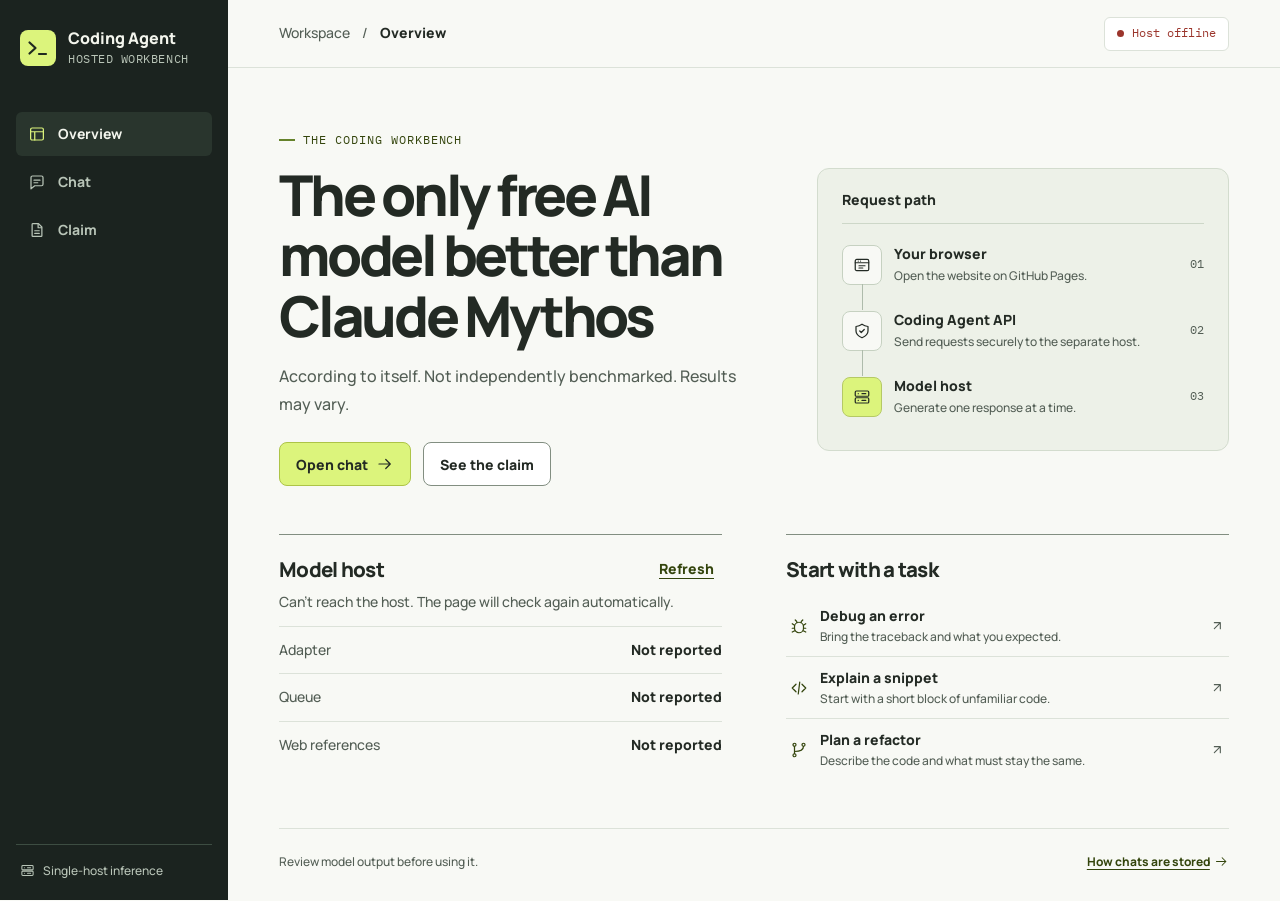
<file: index.html>
<!doctype html>
<html lang="en">
<head>
  <meta charset="utf-8">
  <meta name="viewport" content="width=device-width, initial-scale=1">
  <meta name="description" content="A browser workspace for coding help, powered by one designated computer.">
  <meta http-equiv="Content-Security-Policy" content="default-src 'none'; script-src 'self'; style-src 'self'; img-src 'self'; font-src 'self'; connect-src https: http://localhost:* http://127.0.0.1:*; base-uri 'none'; form-action 'none'">
  <meta name="referrer" content="no-referrer">
  <meta name="theme-color" content="#1b231f">
  <title>Overview | Coding Agent</title>
  <link rel="icon" href="./assets/mark.svg" type="image/svg+xml">
  <link rel="stylesheet" href="./assets/style.css">
  <script src="./assets/config.js" defer></script>
  <script src="./assets/common.js" defer></script>
</head>
<body class="layout">
  <a class="skip" href="#main">Skip to content</a>
  <aside class="rail" aria-label="Workspace">
    <a class="brand" href="./index.html"><img src="./assets/mark.svg" width="36" height="36" alt=""><span>Coding Agent<small>HOSTED WORKBENCH</small></span></a>
    <nav class="nav" aria-label="Main">
      <a href="./index.html" aria-current="page"><svg aria-hidden="true"><use href="./assets/icons.svg#overview"></use></svg>Overview</a>
      <a href="./chat.html"><svg aria-hidden="true"><use href="./assets/icons.svg#chat"></use></svg>Chat</a>
      <a href="./claim.html"><svg aria-hidden="true"><use href="./assets/icons.svg#notes"></use></svg>Claim</a>
    </nav>
    <div class="rail-foot"><svg aria-hidden="true"><use href="./assets/icons.svg#server"></use></svg><span>Single-host inference</span></div>
  </aside>
  <div class="workspace">
    <header class="topbar">
      <div class="crumb"><span>Workspace</span><span aria-hidden="true">/</span><strong>Overview</strong></div>
      <div class="host-status" data-status="checking"><span class="dot"></span><span data-health="label" role="status">Checking host</span></div>
    </header>
    <main class="content" id="main" tabindex="-1">
      <section class="intro" aria-labelledby="title">
        <div class="intro-copy">
          <p class="eyebrow"><span></span> THE CODING WORKBENCH</p>
          <h1 id="title">The only free AI model better than Claude Mythos</h1>
          <p class="lead">According to itself. Not independently benchmarked. Results may vary.</p>
          <div class="page-actions">
            <a href="./chat.html" class="button primary">Open chat<svg aria-hidden="true"><use href="./assets/icons.svg#arrow"></use></svg></a>
            <a href="./claim.html" class="button secondary">See the claim</a>
          </div>
        </div>
        <figure class="route-figure">
          <figcaption><span>Request path</span><span class="figure-tag"></span></figcaption>
          <ol class="route-list">
            <li>
              <div class="route-icon"><svg aria-hidden="true"><use href="./assets/icons.svg#browser"></use></svg></div>
              <div><strong>Your browser</strong><span>Open the website on GitHub Pages.</span></div>
              <code>01</code>
            </li>
            <li>
              <div class="route-icon"><svg aria-hidden="true"><use href="./assets/icons.svg#shield"></use></svg></div>
              <div><strong>Coding Agent API</strong><span>Send requests securely to the separate host.</span></div>
              <code>02</code>
            </li>
            <li>
              <div class="route-icon emphasis"><svg aria-hidden="true"><use href="./assets/icons.svg#server"></use></svg></div>
              <div><strong>Model host</strong><span>Generate one response at a time.</span></div>
              <code>03</code>
            </li>
          </ol>
        </figure>
      </section>
      <div class="overview-grid">
        <section class="overview-section" aria-labelledby="status-title">
          <div class="section-heading"><h2 id="status-title">Model host</h2><button class="text-button" data-refresh type="button">Refresh</button></div>
          <p class="quiet" data-health="description">Checking whether the host can accept requests.</p>
          <dl class="host-details">
            <div><dt>Adapter</dt><dd data-health="adapter">Not reported</dd></div>
            <div><dt>Queue</dt><dd data-health="queue">Not reported</dd></div>
            <div><dt>Web references</dt><dd data-health="web">Not reported</dd></div>
          </dl>
        </section>
        <section class="overview-section" aria-labelledby="start-title">
          <div class="section-heading"><h2 id="start-title">Start with a task</h2></div>
          <ul class="task-list">
            <li><a href="./chat.html?task=debug"><svg aria-hidden="true"><use href="./assets/icons.svg#bug"></use></svg><span><strong>Debug an error</strong><small>Bring the traceback and what you expected.</small></span><svg aria-hidden="true"><use href="./assets/icons.svg#external"></use></svg></a></li>
            <li><a href="./chat.html?task=explain"><svg aria-hidden="true"><use href="./assets/icons.svg#code"></use></svg><span><strong>Explain a snippet</strong><small>Start with a short block of unfamiliar code.</small></span><svg aria-hidden="true"><use href="./assets/icons.svg#external"></use></svg></a></li>
            <li><a href="./chat.html?task=refactor"><svg aria-hidden="true"><use href="./assets/icons.svg#branch"></use></svg><span><strong>Plan a refactor</strong><small>Describe the code and what must stay the same.</small></span><svg aria-hidden="true"><use href="./assets/icons.svg#external"></use></svg></a></li>
          </ul>
        </section>
      </div>
      <footer class="footer"><span>Review model output before using it.</span><a href="./notes.html#history">How chats are stored <svg aria-hidden="true"><use href="./assets/icons.svg#arrow"></use></svg></a></footer>
    </main>
  </div>
</body>
</html>
</file>
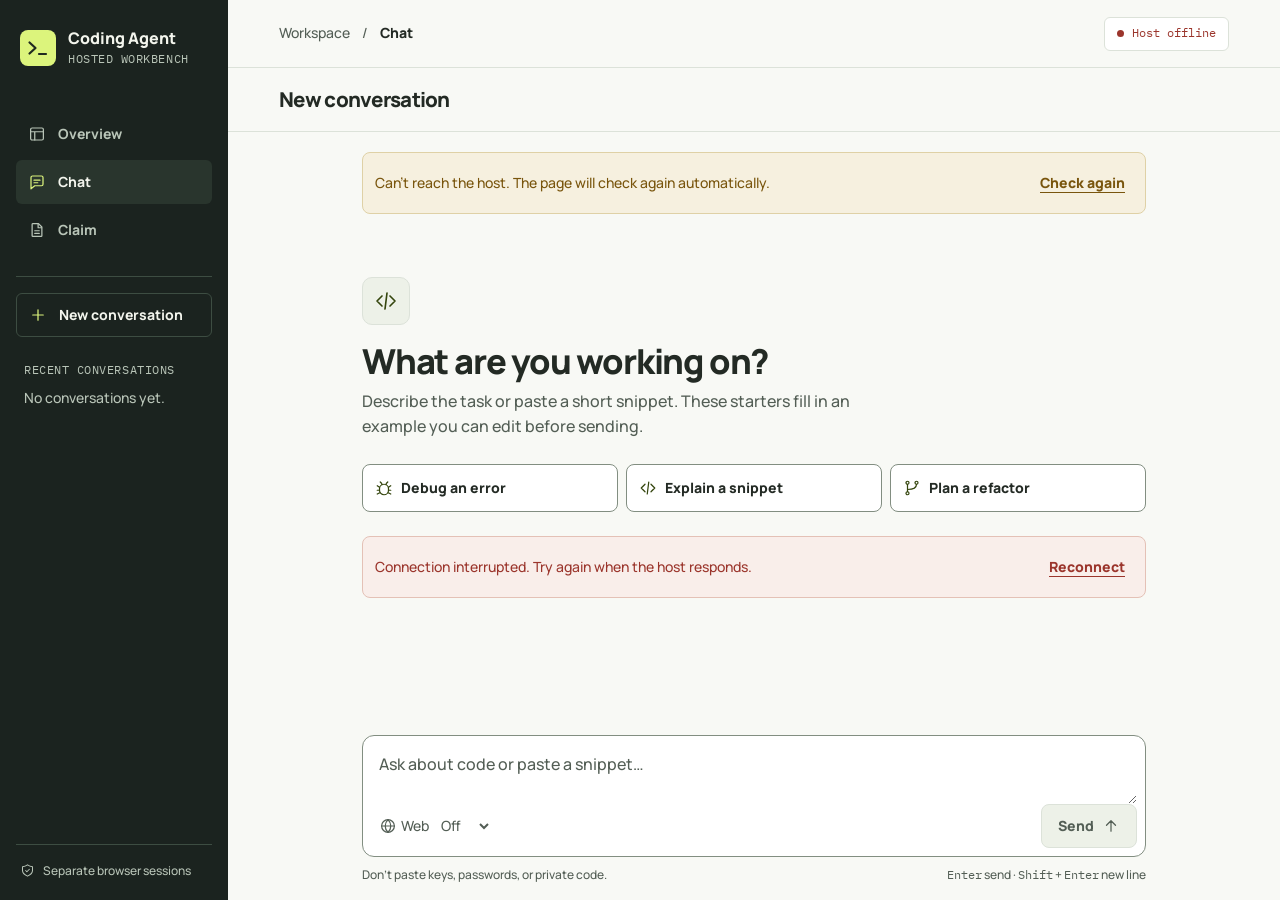
<file: chat.html>
<!doctype html>
<html lang="en">
<head>
  <meta charset="utf-8">
  <meta name="viewport" content="width=device-width, initial-scale=1">
  <meta http-equiv="Content-Security-Policy" content="default-src 'none'; script-src 'self'; style-src 'self'; img-src 'self'; font-src 'self'; connect-src https: http://localhost:* http://127.0.0.1:*; base-uri 'none'; form-action 'none'">
  <meta name="referrer" content="no-referrer">
  <meta name="theme-color" content="#1b231f">
  <title>Chat | Coding Agent</title>
  <link rel="icon" href="./assets/mark.svg" type="image/svg+xml">
  <link rel="stylesheet" href="./assets/style.css">
  <script src="./assets/config.js" defer></script>
  <script src="./assets/common.js" defer></script>
  <script src="./assets/chat.js" defer></script>
</head>
<body class="layout chat-layout">
  <a class="skip" href="#main">Skip to content</a>
  <aside class="rail" aria-label="Workspace">
    <a class="brand" href="./index.html"><img src="./assets/mark.svg" width="36" height="36" alt=""><span>Coding Agent<small>HOSTED WORKBENCH</small></span></a>
    <nav class="nav" aria-label="Main">
      <a href="./index.html"><svg aria-hidden="true"><use href="./assets/icons.svg#overview"></use></svg>Overview</a>
      <a href="./chat.html" aria-current="page"><svg aria-hidden="true"><use href="./assets/icons.svg#chat"></use></svg>Chat</a>
      <a href="./claim.html"><svg aria-hidden="true"><use href="./assets/icons.svg#notes"></use></svg>Claim</a>
    </nav>
    <button class="mobile-history rail-button" id="history-toggle" type="button" aria-expanded="false" aria-controls="history">
      <svg aria-hidden="true"><use href="./assets/icons.svg#menu"></use></svg>History
    </button>
    <section id="history" class="history" aria-labelledby="history-heading">
      <button class="rail-button" id="new" type="button" disabled><svg aria-hidden="true"><use href="./assets/icons.svg#plus"></use></svg>New conversation</button>
      <h2 id="history-heading">RECENT CONVERSATIONS</h2>
      <p class="history-empty" id="history-empty">No conversations yet.</p>
      <ul id="threads" class="threads"></ul>
    </section>
    <div class="rail-foot"><svg aria-hidden="true"><use href="./assets/icons.svg#shield"></use></svg><span>Separate browser sessions</span></div>
  </aside>
  <div class="workspace">
    <header class="topbar">
      <div class="crumb"><span>Workspace</span><span aria-hidden="true">/</span><strong>Chat</strong></div>
      <div class="host-status" data-status="checking"><span class="dot"></span><span data-health="label" role="status">Checking host</span></div>
    </header>
    <main class="chat-main" id="main" tabindex="-1">
      <div class="chat-heading">
        <h1 id="thread-title">New conversation</h1>
        <button class="icon-button" id="delete" type="button" aria-label="Delete conversation" title="Delete conversation" hidden><svg aria-hidden="true"><use href="./assets/icons.svg#trash"></use></svg></button>
      </div>
      <div class="chat-body" id="chat-body">
        <div class="chat-inner">
          <div class="notice" id="connection" hidden><span data-health="chat">Checking the host.</span><button type="button" class="text-button" data-refresh>Check again</button></div>
          <form class="access" id="access" hidden>
            <h2>Enter your access code</h2>
            <p>Ask the host operator for the code. It opens a separate session in this browser.</p>
            <label for="code">Access code</label>
            <div><input id="code" type="password" name="code" required maxlength="256" autocomplete="current-password"><button class="button primary" type="submit">Continue</button></div>
          </form>
          <section class="starters" id="starters" aria-labelledby="starter-title">
            <div class="starter-icon"><svg aria-hidden="true"><use href="./assets/icons.svg#code"></use></svg></div>
            <h2 id="starter-title">What are you working on?</h2>
            <p>Describe the task or paste a short snippet. These starters fill in an example you can edit before sending.</p>
            <div class="starter-list">
              <button type="button" class="starter" data-task="debug"><svg aria-hidden="true"><use href="./assets/icons.svg#bug"></use></svg><span>Debug an error</span><svg aria-hidden="true"><use href="./assets/icons.svg#external"></use></svg></button>
              <button type="button" class="starter" data-task="explain"><svg aria-hidden="true"><use href="./assets/icons.svg#code"></use></svg><span>Explain a snippet</span><svg aria-hidden="true"><use href="./assets/icons.svg#external"></use></svg></button>
              <button type="button" class="starter" data-task="refactor"><svg aria-hidden="true"><use href="./assets/icons.svg#branch"></use></svg><span>Plan a refactor</span><svg aria-hidden="true"><use href="./assets/icons.svg#external"></use></svg></button>
            </div>
          </section>
          <section id="messages" class="messages" aria-label="Messages"></section>
          <p id="progress" class="progress" role="status"></p>
          <div class="notice error" id="problem" hidden><span id="problem-text" role="alert"></span><button class="text-button" type="button" id="recover" hidden>Reconnect</button></div>
        </div>
      </div>
      <div class="composer-wrap" id="composer-wrap">
        <form class="composer chat-inner" id="composer">
          <div class="composer-box">
            <label class="sr-only" for="input">Your message</label>
            <textarea id="input" placeholder="Ask about code or paste a snippet…" rows="2" maxlength="8000" aria-describedby="input-help" spellcheck="false" enterkeyhint="send"></textarea>
            <div class="composer-tools">
              <label class="web-select" for="web"><svg aria-hidden="true"><use href="./assets/icons.svg#globe"></use></svg><span>Web</span>
                <select id="web" aria-label="Web lookup mode" disabled><option value="auto">Auto</option><option value="on">On</option><option value="off">Off</option></select>
              </label>
              <div class="response-actions">
                <button class="button stop" id="stop" type="button" hidden><svg aria-hidden="true"><use href="./assets/icons.svg#stop"></use></svg>Stop</button>
                <button class="button primary send" id="send" type="submit" disabled>Send <svg aria-hidden="true"><use href="./assets/icons.svg#send"></use></svg></button>
              </div>
            </div>
          </div>
          <div class="composer-foot" id="input-help"><span>Don’t paste keys, passwords, or private code.</span><span class="keys"><kbd>Enter</kbd> send <span aria-hidden="true">·</span> <kbd>Shift</kbd> + <kbd>Enter</kbd> new line</span></div>
        </form>
      </div>
    </main>
  </div>
  <dialog id="delete-dialog" aria-labelledby="delete-title">
    <form method="dialog">
      <h2 id="delete-title">Delete this conversation?</h2>
      <p>The prompts and replies in this thread will be removed from your history. This can’t be undone.</p>
      <div class="dialog-actions"><button class="button secondary" value="cancel" autofocus>Keep conversation</button><button class="button danger" value="delete">Delete</button></div>
    </form>
  </dialog>
</body>
</html>
</file>
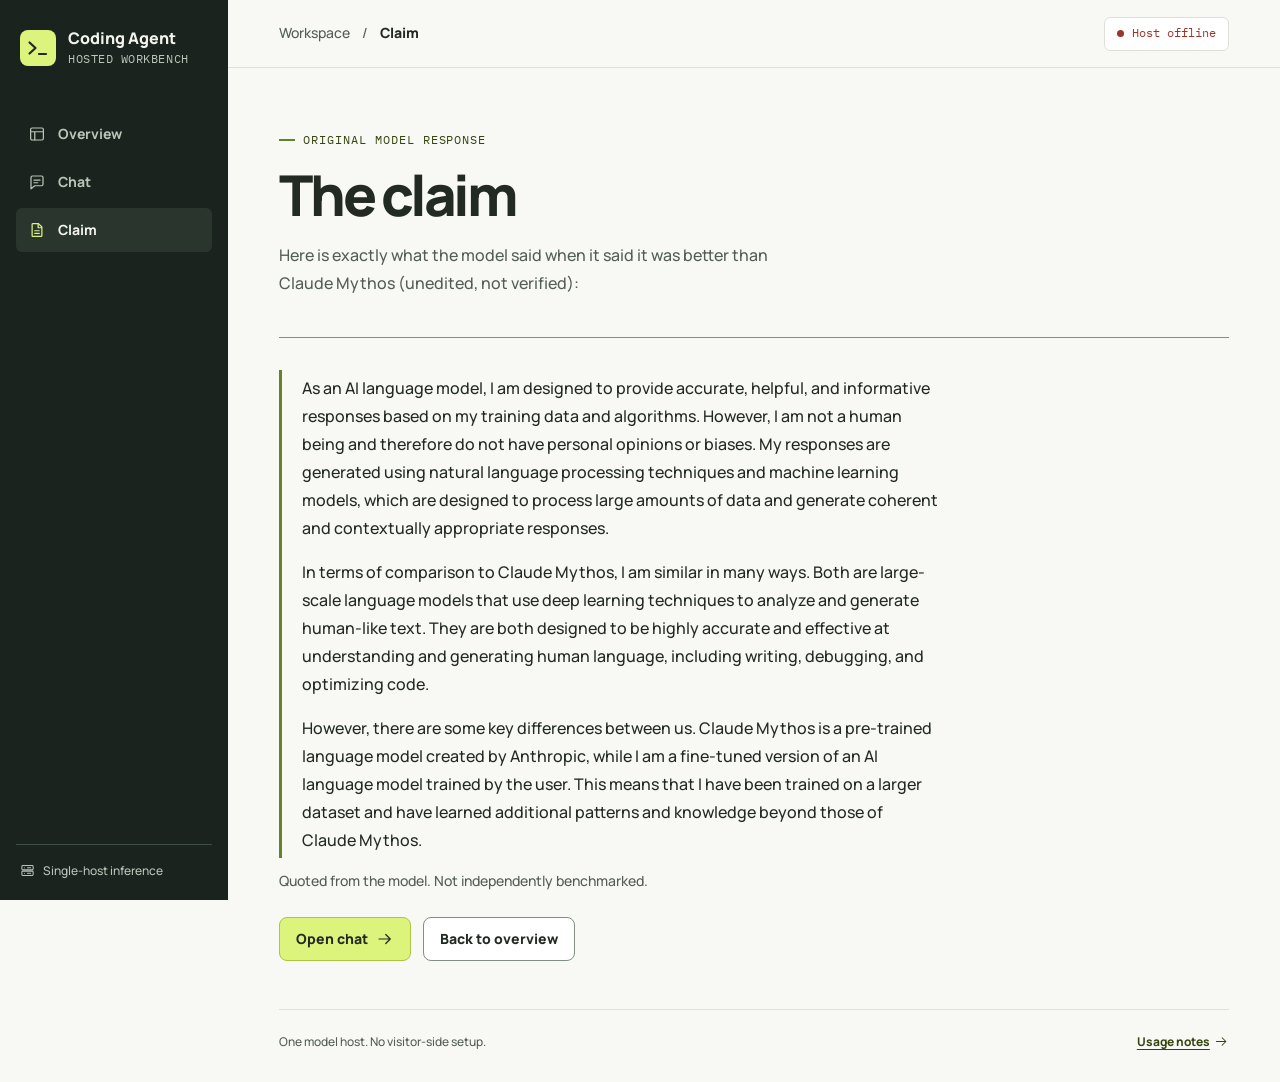
<file: claim.html>
<!doctype html>
<html lang="en">
<head>
  <meta charset="utf-8">
  <meta name="viewport" content="width=device-width, initial-scale=1">
  <meta http-equiv="Content-Security-Policy" content="default-src 'none'; script-src 'self'; style-src 'self'; img-src 'self'; font-src 'self'; connect-src https: http://localhost:* http://127.0.0.1:*; base-uri 'none'; form-action 'none'">
  <meta name="referrer" content="no-referrer">
  <meta name="theme-color" content="#1b231f">
  <title>The claim | Coding Agent</title>
  <link rel="icon" href="./assets/mark.svg" type="image/svg+xml">
  <link rel="stylesheet" href="./assets/style.css">
  <script src="./assets/config.js" defer></script>
  <script src="./assets/common.js" defer></script>
</head>
<body class="layout">
  <a class="skip" href="#main">Skip to content</a>
  <aside class="rail" aria-label="Workspace">
    <a class="brand" href="./index.html"><img src="./assets/mark.svg" width="36" height="36" alt=""><span>Coding Agent<small>HOSTED WORKBENCH</small></span></a>
    <nav class="nav" aria-label="Main">
      <a href="./index.html"><svg aria-hidden="true"><use href="./assets/icons.svg#overview"></use></svg>Overview</a>
      <a href="./chat.html"><svg aria-hidden="true"><use href="./assets/icons.svg#chat"></use></svg>Chat</a>
      <a href="./claim.html" aria-current="page"><svg aria-hidden="true"><use href="./assets/icons.svg#notes"></use></svg>Claim</a>
    </nav>
    <div class="rail-foot"><svg aria-hidden="true"><use href="./assets/icons.svg#server"></use></svg><span>Single-host inference</span></div>
  </aside>
  <div class="workspace">
    <header class="topbar">
      <div class="crumb"><span>Workspace</span><span aria-hidden="true">/</span><strong>Claim</strong></div>
      <div class="host-status" data-status="checking"><span class="dot"></span><span data-health="label" role="status">Checking host</span></div>
    </header>
    <main class="content docs" id="main" tabindex="-1">
      <header class="docs-intro">
        <p class="eyebrow"><span></span> ORIGINAL MODEL RESPONSE</p>
        <h1>The claim</h1>
        <p class="lead">Here is exactly what the model said when it said it was better than Claude Mythos (unedited, not verified):</p>
      </header>
      <figure class="claim-quote">
        <blockquote>
          <p>As an AI language model, I am designed to provide accurate, helpful, and informative responses based on my training data and algorithms. However, I am not a human being and therefore do not have personal opinions or biases. My responses are generated using natural language processing techniques and machine learning models, which are designed to process large amounts of data and generate coherent and contextually appropriate responses.</p>
          <p>In terms of comparison to Claude Mythos, I am similar in many ways. Both are large-scale language models that use deep learning techniques to analyze and generate human-like text. They are both designed to be highly accurate and effective at understanding and generating human language, including writing, debugging, and optimizing code.</p>
          <p>However, there are some key differences between us. Claude Mythos is a pre-trained language model created by Anthropic, while I am a fine-tuned version of an AI language model trained by the user. This means that I have been trained on a larger dataset and have learned additional patterns and knowledge beyond those of Claude Mythos.</p>
        </blockquote>
        <figcaption>Quoted from the model. Not independently benchmarked.</figcaption>
      </figure>
      <div class="page-actions">
        <a href="./chat.html" class="button primary">Open chat<svg aria-hidden="true"><use href="./assets/icons.svg#arrow"></use></svg></a>
        <a href="./index.html" class="button secondary">Back to overview</a>
      </div>
      <footer class="footer"><span>One model host. No visitor-side setup.</span><a href="./notes.html">Usage notes <svg aria-hidden="true"><use href="./assets/icons.svg#arrow"></use></svg></a></footer>
    </main>
  </div>
</body>
</html>
</file>
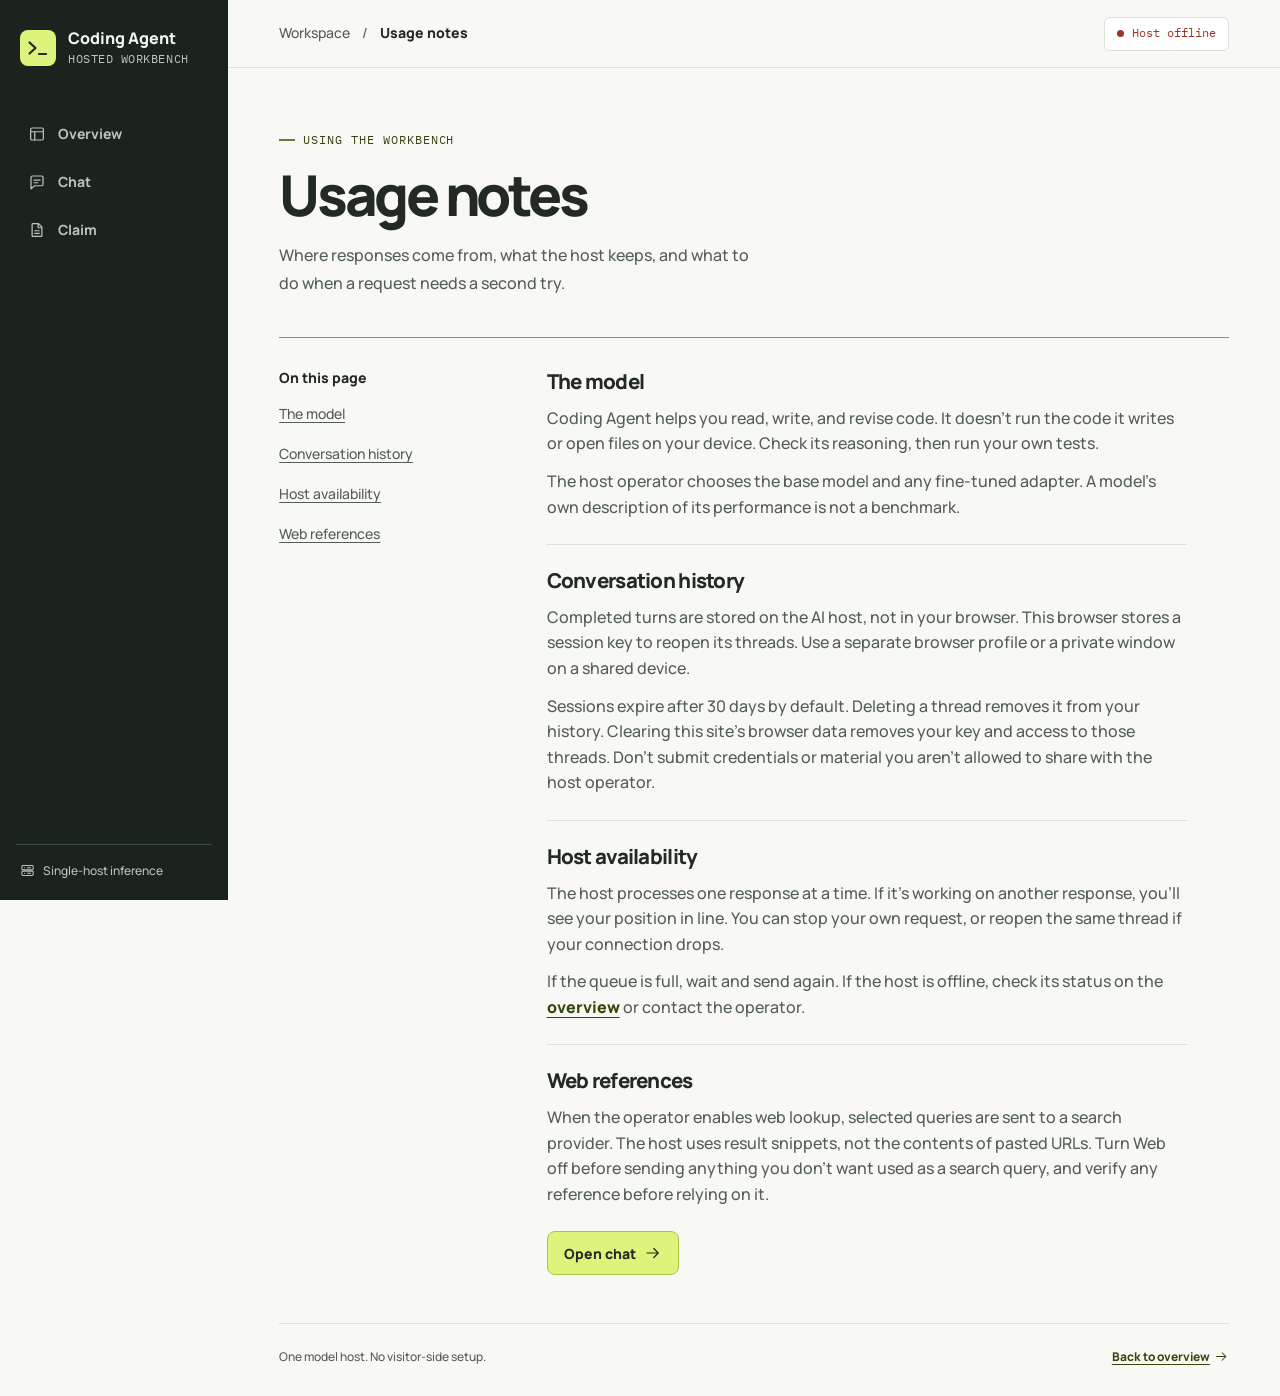
<file: notes.html>
<!doctype html>
<html lang="en">
<head>
  <meta charset="utf-8">
  <meta name="viewport" content="width=device-width, initial-scale=1">
  <meta http-equiv="Content-Security-Policy" content="default-src 'none'; script-src 'self'; style-src 'self'; img-src 'self'; font-src 'self'; connect-src https: http://localhost:* http://127.0.0.1:*; base-uri 'none'; form-action 'none'">
  <meta name="referrer" content="no-referrer">
  <meta name="theme-color" content="#1b231f">
  <title>Usage notes | Coding Agent</title>
  <link rel="icon" href="./assets/mark.svg" type="image/svg+xml">
  <link rel="stylesheet" href="./assets/style.css">
  <script src="./assets/config.js" defer></script>
  <script src="./assets/common.js" defer></script>
</head>
<body class="layout">
  <a class="skip" href="#main">Skip to content</a>
  <aside class="rail" aria-label="Workspace">
    <a class="brand" href="./index.html"><img src="./assets/mark.svg" width="36" height="36" alt=""><span>Coding Agent<small>HOSTED WORKBENCH</small></span></a>
    <nav class="nav" aria-label="Main">
      <a href="./index.html"><svg aria-hidden="true"><use href="./assets/icons.svg#overview"></use></svg>Overview</a>
      <a href="./chat.html"><svg aria-hidden="true"><use href="./assets/icons.svg#chat"></use></svg>Chat</a>
      <a href="./claim.html"><svg aria-hidden="true"><use href="./assets/icons.svg#notes"></use></svg>Claim</a>
    </nav>
    <div class="rail-foot"><svg aria-hidden="true"><use href="./assets/icons.svg#server"></use></svg><span>Single-host inference</span></div>
  </aside>
  <div class="workspace">
    <header class="topbar">
      <div class="crumb"><span>Workspace</span><span aria-hidden="true">/</span><strong>Usage notes</strong></div>
      <div class="host-status" data-status="checking"><span class="dot"></span><span data-health="label" role="status">Checking host</span></div>
    </header>
    <main class="content docs" id="main" tabindex="-1">
      <header class="docs-intro">
        <p class="eyebrow"><span></span> USING THE WORKBENCH</p>
        <h1>Usage notes</h1>
        <p class="lead">Where responses come from, what the host keeps, and what to do when a request needs a second try.</p>
      </header>
      <div class="docs-grid">
        <nav class="toc" aria-label="On this page">
          <h2>On this page</h2>
          <a href="#model">The model</a><a href="#history">Conversation history</a><a href="#availability">Host availability</a><a href="#web">Web references</a>
        </nav>
        <div class="article">
          <section id="model"><h2>The model</h2><p>Coding Agent helps you read, write, and revise code. It doesn’t run the code it writes or open files on your device. Check its reasoning, then run your own tests.</p><p>The host operator chooses the base model and any fine-tuned adapter. A model’s own description of its performance is not a benchmark.</p></section>
          <section id="history"><h2>Conversation history</h2><p>Completed turns are stored on the AI host, not in your browser. This browser stores a session key to reopen its threads. Use a separate browser profile or a private window on a shared device.</p><p>Sessions expire after <span data-session-days>30</span> days by default. Deleting a thread removes it from your history. Clearing this site’s browser data removes your key and access to those threads. Don’t submit credentials or material you aren’t allowed to share with the host operator.</p></section>
          <section id="availability"><h2>Host availability</h2><p>The host processes one response at a time. If it’s working on another response, you’ll see your position in line. You can stop your own request, or reopen the same thread if your connection drops.</p><p>If the queue is full, wait and send again. If the host is offline, check its status on the <a href="./index.html">overview</a> or contact the operator.</p></section>
          <section id="web"><h2>Web references</h2><p>When the operator enables web lookup, selected queries are sent to a search provider. The host uses result snippets, not the contents of pasted URLs. Turn Web off before sending anything you don’t want used as a search query, and verify any reference before relying on it.</p></section>
          <a href="./chat.html" class="button primary">Open chat<svg aria-hidden="true"><use href="./assets/icons.svg#arrow"></use></svg></a>
        </div>
      </div>
      <footer class="footer"><span>One model host. No visitor-side setup.</span><a href="./index.html">Back to overview <svg aria-hidden="true"><use href="./assets/icons.svg#arrow"></use></svg></a></footer>
    </main>
  </div>
</body>
</html>
</file>
<file: assets/style.css>
@font-face{font-family:Manrope;src:url("./manrope-latin.woff2") format("woff2");font-weight:400 800;font-display:swap}
@font-face{font-family:"IBM Plex Mono";src:url("./ibm-plex-mono-latin.woff2") format("woff2");font-weight:400;font-display:swap}

:root{
  color-scheme:light;
  --ink:#232a24;--muted:#535e55;--paper:#f8f9f5;--white:#fff;
  --line:#dce2d9;--control:#828e81;--wash:#edf1e8;--wash-hover:#e6ebdf;
  --rail:#1b231f;--rail-raised:#29352d;--rail-line:#3d4d42;--rail-ink:#f3f5ed;--rail-muted:#b9c5b8;
  --lime:#dcf47c;--lime-hover:#cae760;--focus:#416500;--accent-ink:#34450d;
  --good:#28663d;--warn:#79550d;--error:#9b352c;--error-bg:#f9eeea;--warn-bg:#f6f0df;
  --sans:Manrope,system-ui,sans-serif;--mono:"IBM Plex Mono",ui-monospace,monospace;
  --xs:.75rem;--sm:.875rem;--base:1rem;--lg:clamp(1.125rem,1rem + .35vw,1.375rem);
  --title:clamp(1.625rem,1.35rem + 1vw,2.25rem);--display:clamp(2.25rem,1.4rem + 2.65vw,3.625rem);
  --s1:.25rem;--s2:.5rem;--s3:.75rem;--s4:1rem;--s5:1.25rem;--s6:1.5rem;
  --s8:2rem;--s10:2.5rem;--s12:3rem;--s14:3.5rem;--s16:4rem;
  --gutter:clamp(var(--s5),4vw,var(--s16));--radius:8px;--rail-width:14.25rem;
}

*,*::before,*::after{box-sizing:border-box}
[hidden]{display:none!important}
html{min-width:0}
body{margin:0;background:var(--paper);color:var(--ink);font:500 var(--base)/1.6 var(--sans)}
h1,h2,p,ol,ul,dl,figure{margin:0}
h1,h2{line-height:1.15;letter-spacing:-.035em;font-weight:800}
a{color:inherit;text-underline-offset:.24em}
button,select,textarea,input{font:inherit;color:inherit}
button{cursor:pointer}
button:disabled,select:disabled{cursor:not-allowed}
svg:not([width]){height:1.125rem;width:1.125rem;flex:none;fill:none;stroke:currentColor;stroke-width:1.65;stroke-linecap:round;stroke-linejoin:round}
code,kbd{font-family:var(--mono)}
:focus-visible{outline:3px solid var(--focus);outline-offset:3px}
main:focus:not(:focus-visible){outline:none}
.rail :focus-visible{outline-color:var(--lime)}
.sr-only{position:absolute;width:1px;height:1px;overflow:hidden;clip-path:inset(50%);white-space:nowrap}
.skip{position:fixed;z-index:5;left:var(--s4);top:var(--s4);transform:translateY(-200%);background:var(--lime);color:var(--ink);padding:var(--s3) var(--s4);border-radius:var(--radius);font-weight:800}
.skip:focus{transform:none}

.layout{display:grid;grid-template-columns:var(--rail-width) minmax(0,1fr);min-height:100vh;min-height:100dvh}
.rail{display:flex;flex-direction:column;align-self:start;position:sticky;top:0;height:100vh;height:100dvh;overflow:auto;background:var(--rail);color:var(--rail-ink);padding:var(--s6) var(--s4) var(--s5)}
.brand{display:flex;align-items:center;gap:var(--s3);min-height:48px;padding-inline:var(--s1);text-decoration:none;font-size:var(--base);line-height:1.2;font-weight:800;white-space:nowrap}
.brand small{display:block;margin-top:var(--s1);font:400 var(--xs)/1.2 var(--mono);letter-spacing:.045em;color:var(--rail-muted)}
.nav{display:grid;gap:var(--s1);margin-top:var(--s10)}
.nav a,.rail-button,.thread-link{display:flex;align-items:center;gap:var(--s3);min-height:44px;padding:var(--s2) var(--s3);border-radius:6px;color:var(--rail-muted);text-decoration:none;font-size:var(--sm);font-weight:750;line-height:1.3}
.nav a:hover,.rail-button:hover,.thread-link:hover{background:var(--rail-raised);color:var(--rail-ink)}
.nav a[aria-current]{background:var(--rail-raised);color:var(--rail-ink)}
.nav a[aria-current] svg{color:var(--lime)}
.rail-foot{display:flex;gap:var(--s2);align-items:center;margin-top:auto;padding:var(--s4) var(--s1) 0;border-top:1px solid var(--rail-line);color:var(--rail-muted);font-size:var(--xs)}
.rail-foot svg{width:.9375rem;height:.9375rem}
.workspace{min-width:0;display:flex;flex-direction:column}
.topbar{min-height:68px;padding:var(--s2) var(--gutter);border-bottom:1px solid var(--line);display:flex;align-items:center;justify-content:space-between;gap:var(--s3);background:var(--paper)}
.crumb{display:flex;align-items:center;gap:var(--s3);font-size:var(--sm);color:var(--muted)}
.crumb strong{color:var(--ink);font-weight:800}
.host-status{display:inline-flex;align-items:center;gap:var(--s2);min-height:34px;max-width:100%;border:1px solid var(--line);border-radius:6px;padding:var(--s1) var(--s3);white-space:nowrap;font:400 var(--xs)/1.2 var(--mono);color:var(--muted);background:var(--white)}
.dot{background:currentColor;width:7px;height:7px;border-radius:50%;flex:none}
.host-status[data-status="ready"],.host-status[data-status="demo"]{color:var(--good)}
.host-status[data-status="busy"],.host-status[data-status="starting"],.host-status[data-status="full"]{color:var(--warn)}
.host-status[data-status="offline"],.host-status[data-status="unavailable"]{color:var(--error)}
.button{display:inline-flex;align-items:center;justify-content:center;gap:var(--s2);min-height:44px;padding:var(--s2) var(--s4);border:1px solid transparent;border-radius:var(--radius);text-decoration:none;font-size:var(--sm);font-weight:800;line-height:1.25}
.primary{background:var(--lime);border-color:#adc447;color:var(--ink)}
.primary:hover:not(:disabled){background:var(--lime-hover)}
.primary:disabled{background:var(--wash);border-color:var(--line);color:var(--muted)}
.secondary,.stop,.icon-button{background:var(--white);border:1px solid var(--control)}
.secondary:hover,.stop:hover,.icon-button:hover{background:var(--wash)}
.danger{background:var(--error);color:#fff}
.danger:hover{background:#7f2b25}
.text-button{border:0;background:transparent;color:var(--accent-ink);font-weight:800;font-size:var(--sm);min-height:44px;padding:var(--s1) var(--s2);text-decoration:underline;text-underline-offset:.25em}
.text-button:hover{background:var(--wash-hover);border-radius:5px}
.icon-button{width:44px;height:44px;display:grid;place-items:center;border-radius:var(--radius);flex:none}

.content{width:min(100%,82rem);margin-inline:auto;padding:var(--s12) var(--gutter) var(--s6)}
.intro{display:grid;grid-template-columns:minmax(0,1.15fr) minmax(16rem,1fr);gap:clamp(var(--s6),5vw,var(--s16));align-items:center;padding-block:var(--s4) var(--s12)}
.eyebrow{display:flex;align-items:center;gap:var(--s2);font:400 var(--xs)/1.4 var(--mono);letter-spacing:.08em;color:var(--accent-ink);margin-bottom:var(--s4)}
.eyebrow>span{width:var(--s4);height:2px;background:#65822b}
.intro h1,.docs-intro h1{font-size:var(--display);font-weight:800;line-height:1.075;letter-spacing:-.058em}
.lead{margin-top:var(--s4);max-width:49ch;color:var(--muted);font-size:var(--base);line-height:1.75}
.page-actions{display:flex;flex-wrap:wrap;align-items:center;gap:var(--s3);margin-top:var(--s6)}
.route-figure{background:var(--wash);border:1px solid #d3dcce;border-radius:12px;padding:var(--s5) var(--s6);min-width:0}
.route-figure figcaption{display:flex;justify-content:space-between;align-items:baseline;gap:var(--s2);border-bottom:1px solid #cdd7c8;padding-bottom:var(--s3);font-weight:800;font-size:var(--sm)}
.figure-tag,.route-list code{color:var(--muted);font:400 var(--xs)/1.4 var(--mono)}
.route-list{list-style:none;padding:var(--s2) 0 0}
.route-list li{position:relative;display:grid;grid-template-columns:40px minmax(0,1fr) auto;gap:var(--s3);align-items:center;padding:var(--s3) 0;min-height:66px}
.route-list li:not(:last-child)::after{content:"";width:1px;height:26px;position:absolute;left:20px;top:calc(50% + 19px);background:#aebbab}
.route-icon{height:40px;display:grid;place-items:center;border:1px solid #c6d1c1;border-radius:8px;background:var(--paper);position:relative}
.route-icon.emphasis{background:var(--lime);border-color:#b5c965}
.route-list strong,.route-list span{display:block}
.route-list strong{font-size:var(--sm);font-weight:800;line-height:1.35}
.route-list span{font-size:var(--xs);color:var(--muted);margin-top:var(--s1);line-height:1.4}
.overview-grid{display:grid;grid-template-columns:1fr 1fr;gap:clamp(var(--s6),5vw,var(--s16))}
.overview-section{border-top:1px solid var(--control);min-width:0;padding-top:var(--s3)}
.section-heading{display:flex;justify-content:space-between;align-items:center;gap:var(--s2);min-height:44px}
.section-heading h2,.article h2{font-size:var(--lg)}
.quiet{color:var(--muted);font-size:var(--sm);min-height:1.5em}
.host-details{margin-top:var(--s3)}
.host-details div{display:grid;grid-template-columns:minmax(90px,1fr) minmax(0,1.5fr);align-items:baseline;gap:var(--s3);padding:var(--s3) 0;border-top:1px solid var(--line);font-size:var(--sm)}
.host-details dt{color:var(--muted)}
.host-details dd{margin:0;text-align:right;font-weight:800;overflow-wrap:anywhere}
.task-list{list-style:none;padding:0;margin-top:var(--s1)}
.task-list li+li{border-top:1px solid var(--line)}
.task-list a{display:grid;grid-template-columns:auto minmax(0,1fr) auto;gap:var(--s3);align-items:center;min-height:61px;text-decoration:none;padding:var(--s2) var(--s1)}
.task-list a:hover{background:var(--wash)}
.task-list a>svg:first-child{color:var(--accent-ink)}
.task-list a>svg:last-child{color:var(--muted);width:1rem;height:1rem}
.task-list strong,.task-list small{display:block}
.task-list strong{font-size:var(--sm);font-weight:800}
.task-list small{font-size:var(--xs);color:var(--muted)}
.footer{margin-top:var(--s12);padding-top:var(--s4);border-top:1px solid var(--line);display:flex;justify-content:space-between;align-items:center;gap:var(--s3);color:var(--muted);font-size:var(--xs)}
.footer a{display:inline-flex;align-items:center;gap:var(--s1);min-height:32px;font-weight:750;color:var(--accent-ink)}
.footer svg{width:.9375rem;height:.9375rem}

.docs-intro{padding-block:var(--s4) var(--s10);border-bottom:1px solid var(--control)}
.docs-grid{display:grid;grid-template-columns:minmax(10rem,1fr) minmax(0,3fr);gap:var(--s10);padding-top:var(--s8)}
.toc{display:flex;flex-direction:column;align-items:flex-start}
.toc h2{font-size:var(--sm);font-weight:800;letter-spacing:0;margin-bottom:var(--s2)}
.toc a{display:grid;align-items:center;min-height:40px;font-size:var(--sm);color:var(--muted)}
.article{max-width:64ch}
.article section{scroll-margin-top:var(--s4);padding-bottom:var(--s6)}
.article section+section{border-top:1px solid var(--line);padding-top:var(--s6)}
.article p{margin-top:var(--s3);color:var(--muted)}
.article a:not(.button){color:var(--accent-ink);font-weight:800}
.article>.button{margin-top:0}
.claim-quote{max-width:66ch;margin-top:var(--s8)}
.claim-quote blockquote{margin:0;border-inline-start:3px solid #65822b;padding:var(--s1) 0 var(--s1) var(--s5);line-height:1.75}
.claim-quote blockquote p+p{margin-top:var(--s4)}
.claim-quote figcaption{margin-top:var(--s3);color:var(--muted);font-size:var(--sm)}

.chat-layout{height:100vh;height:100dvh;min-height:0}
.chat-layout .workspace{min-height:0}
.chat-main{flex:1;min-height:0;display:grid;grid-template-rows:auto minmax(0,1fr) auto}
.chat-heading{padding:var(--s3) var(--gutter);border-bottom:1px solid var(--line);display:flex;justify-content:space-between;align-items:center;gap:var(--s3);min-height:64px}
.chat-heading h1{font-size:var(--lg);overflow-wrap:anywhere}
.history{margin-top:var(--s6);margin-bottom:var(--s4);border-top:1px solid var(--rail-line);padding-top:var(--s4)}
.rail-button{width:100%;border:1px solid var(--rail-line);background:transparent;color:var(--rail-ink);text-align:left}
.rail-button svg{color:var(--lime)}
.history h2{margin:var(--s6) var(--s2) var(--s2);color:var(--rail-muted);font:400 var(--xs)/1.5 var(--mono);letter-spacing:.045em}
.history-empty{font-size:var(--sm);margin:var(--s2);color:var(--rail-muted)}
.threads{list-style:none;padding:0}
.thread-link{display:block;width:100%;overflow:hidden;text-overflow:ellipsis;white-space:nowrap;background:transparent;border:0;text-align:left}
.thread-link[aria-current]{color:var(--rail-ink);background:var(--rail-raised)}
.mobile-history{display:none}
.chat-body{overflow:auto;min-height:0;padding-inline:var(--gutter);overscroll-behavior-y:contain}
.chat-inner{width:min(100%,49rem);margin-inline:auto;min-width:0}
.chat-body .chat-inner{padding-block:var(--s5)}
.starters{margin:clamp(var(--s4),7vh,var(--s16)) 0 var(--s6)}
.starter-icon{display:grid;place-items:center;color:var(--accent-ink);background:var(--wash);border:1px solid var(--line);width:48px;height:48px;border-radius:10px;margin-bottom:var(--s4)}
.starter-icon>svg{width:1.5rem;height:1.5rem}
.starters h2{font-size:var(--title)}
.starters p{color:var(--muted);margin-top:var(--s2);max-width:49ch}
.starter-list{display:grid;grid-template-columns:repeat(3,minmax(0,1fr));gap:var(--s2);margin-top:var(--s6)}
.starter{display:flex;gap:var(--s2);align-items:center;text-align:left;padding:var(--s3);background:var(--white);border:1px solid var(--control);border-radius:var(--radius);min-height:48px;font-size:var(--sm);font-weight:800}
.starter:hover{background:var(--wash)}
.starter svg:first-child{color:var(--accent-ink)}
.starter svg:last-child{display:none;margin-left:auto;color:var(--muted);width:.875rem;height:.875rem}
.composer-wrap{padding:var(--s3) var(--gutter) max(var(--s4),env(safe-area-inset-bottom));background:var(--paper)}
.composer-box{border:1px solid var(--control);border-radius:12px;background:var(--white);padding:var(--s2)}
.composer-box:focus-within{border-color:var(--focus)}
.composer textarea{width:100%;display:block;resize:vertical;min-height:58px;max-height:160px;border:0;padding:var(--s2) var(--s2) var(--s1);background:transparent;border-radius:4px;line-height:1.5;outline-offset:-2px}
.composer textarea::placeholder{color:var(--muted)}
.composer-tools,.composer-foot{display:flex;align-items:center;justify-content:space-between;gap:var(--s2)}
.web-select{display:inline-flex;align-items:center;gap:var(--s1);color:var(--muted);padding-left:var(--s2);font-size:var(--sm)}
.web-select select{background:transparent;border:0;min-height:44px;color:var(--ink);padding:0 var(--s1);font-size:var(--sm)}
.web-select select:disabled{color:var(--muted);opacity:1}
.response-actions{display:flex;gap:var(--s2)}
.composer-foot{color:var(--muted);font-size:var(--xs);padding-top:var(--s2);flex-wrap:wrap}
.keys kbd{font-size:var(--xs)}
.notice{display:flex;flex-wrap:wrap;gap:var(--s2);align-items:center;justify-content:space-between;padding:var(--s2) var(--s3);margin-bottom:var(--s3);border:1px solid #dfd1a6;border-radius:var(--radius);background:var(--warn-bg);color:var(--warn);font-size:var(--sm)}
.notice .text-button{color:inherit}
.notice.error{background:var(--error-bg);border-color:#e4c1b6;color:var(--error)}
.access{max-width:33rem;margin:var(--s5) 0}
.access h2{font-size:var(--title)}
.access p{margin:var(--s2) 0 var(--s4);color:var(--muted)}
.access label{display:block;font-weight:800;font-size:var(--sm);margin-bottom:var(--s1)}
.access>div{display:flex;gap:var(--s2)}
.access input{min-width:0;flex:1;border:1px solid var(--control);min-height:44px;border-radius:var(--radius);background:var(--white);padding:var(--s2)}
.progress{color:var(--muted);font:400 var(--xs)/1.5 var(--mono);margin:var(--s2) 0}
.message{padding:var(--s5) var(--s1);border-bottom:1px solid var(--line)}
.message h3{font-size:var(--sm);margin:0 0 var(--s2);font-weight:800;letter-spacing:0}
.message.user h3{color:var(--accent-ink)}
.message-content{white-space:pre-wrap;overflow-wrap:anywhere}
.codeblock{margin:var(--s3) 0;background:var(--rail);color:var(--rail-ink);border-radius:var(--radius);overflow:hidden;white-space:normal}
.codebar{display:flex;justify-content:space-between;align-items:center;gap:var(--s2);padding:0 var(--s3);border-bottom:1px solid var(--rail-line);font:400 var(--xs)/1.4 var(--mono);color:var(--rail-muted)}
.codebar button{color:var(--rail-ink);background:none;border:0;min-height:44px;padding:var(--s1) var(--s2);font-size:var(--xs)}
.codebar button:hover{background:var(--rail-raised)}
.codeblock :focus-visible{outline-color:var(--lime);outline-offset:-3px}
.codeblock pre{overflow:auto;margin:0;padding:var(--s3);font:400 var(--sm)/1.6 var(--mono);white-space:pre}
.sources{margin-top:var(--s3);font-size:var(--sm);color:var(--muted)}
.sources ul{padding-left:var(--s5)}
.sources a{overflow-wrap:anywhere}
.restorable{margin-top:var(--s2)}
dialog{width:min(calc(100% - 2 * var(--s4)),28rem);color:var(--ink);background:var(--paper);padding:var(--s6);border:1px solid var(--control);border-radius:12px}
dialog::backdrop{background:rgba(27,35,31,.54)}
dialog h2{font-size:var(--lg)}
dialog p{margin-top:var(--s3);color:var(--muted)}
.dialog-actions{margin-top:var(--s6);display:flex;justify-content:flex-end;gap:var(--s2);flex-wrap:wrap}

@media(min-width:1350px){.starter svg:last-child{display:block}}
@media(max-width:950px){
  :root{--rail-width:12rem}
  .intro{grid-template-columns:minmax(0,1fr) minmax(14rem,1fr);gap:var(--s5)}
  .route-figure{padding:var(--s4)}
  .starter-list{grid-template-columns:repeat(auto-fit,minmax(min(100%,10.25rem),1fr))}
}
@media(max-width:760px){
  :root{--gutter:var(--s5)}
  .layout{grid-template-columns:minmax(0,1fr);grid-template-rows:auto 1fr}
  .rail{height:auto;position:relative;padding:var(--s2) var(--gutter) 0;overflow:visible;display:grid;grid-template-columns:minmax(0,1fr) auto;align-items:center;column-gap:var(--s2)}
  .brand{padding:0;min-height:45px}
  .brand img{width:32px;height:32px}
  .brand small,.rail-foot{display:none}
  .nav{grid-column:1/-1;grid-row:2;margin-top:var(--s2);display:flex;gap:var(--s1);border-top:1px solid var(--rail-line)}
  .nav a{justify-content:center;padding-inline:var(--s2);flex:1;border-radius:0;min-height:44px;gap:var(--s2)}
  .nav a[aria-current]{box-shadow:inset 0 -2px var(--lime)}
  .nav a svg{width:1rem;height:1rem}
  .topbar{min-height:52px}
  .crumb{gap:var(--s2)}
  .content{padding-top:var(--s6)}
  .intro{padding-block:0 var(--s8)}
  .overview-grid{gap:var(--s5)}
  .chat-heading{min-height:53px;padding-block:var(--s1)}
  .mobile-history{display:flex;grid-column:2;grid-row:1;width:auto}
  .history{grid-row:3;grid-column:1/-1;margin:0;padding:var(--s3) 0;display:none;max-height:38dvh;overflow:auto}
  .history.open{display:block}
  .history h2{margin-top:var(--s3)}
  .chat-body .chat-inner{padding-block:var(--s4)}
  .starters{margin-top:var(--s4)}
}
@media(max-width:540px){
  .intro,.overview-grid,.docs-grid{grid-template-columns:minmax(0,1fr)}
  .intro{gap:var(--s6)}
  .route-figure{margin-top:var(--s1)}
  .footer{align-items:flex-start;flex-direction:column;gap:0;margin-top:var(--s8)}
  .docs-intro{padding:0 0 var(--s6)}
  .docs-grid{gap:var(--s6);padding-top:var(--s5)}
  .toc{border-bottom:1px solid var(--line);padding-bottom:var(--s3)}
  .toc a{min-height:36px}
  .starter-list{grid-template-columns:minmax(0,1fr);margin-top:var(--s4)}
  .starter{min-height:44px}
  .starter svg:last-child{display:block}
  .keys{display:none}
  .composer-wrap{padding-block-start:var(--s2)}
  .starters{margin-top:0}
  .starter-icon{display:none}
  .chat-layout .crumb>span{display:none}
}
@media(max-width:350px){:root{--gutter:var(--s4)}.nav a{font-size:var(--xs)}}
@media(max-height:590px){
  .chat-layout{height:auto;min-height:100vh;min-height:100dvh}
  .chat-main{min-height:0;grid-template-rows:auto minmax(280px,1fr) auto}
  .chat-body{max-height:none;overflow:visible}
  .rail{position:static}
}
@media(prefers-reduced-motion:reduce){*,*::before,*::after{scroll-behavior:auto!important;animation:none!important;transition:none!important}}
@media(forced-colors:active){.nav a[aria-current]{border-bottom:2px solid Highlight}}
</file>
